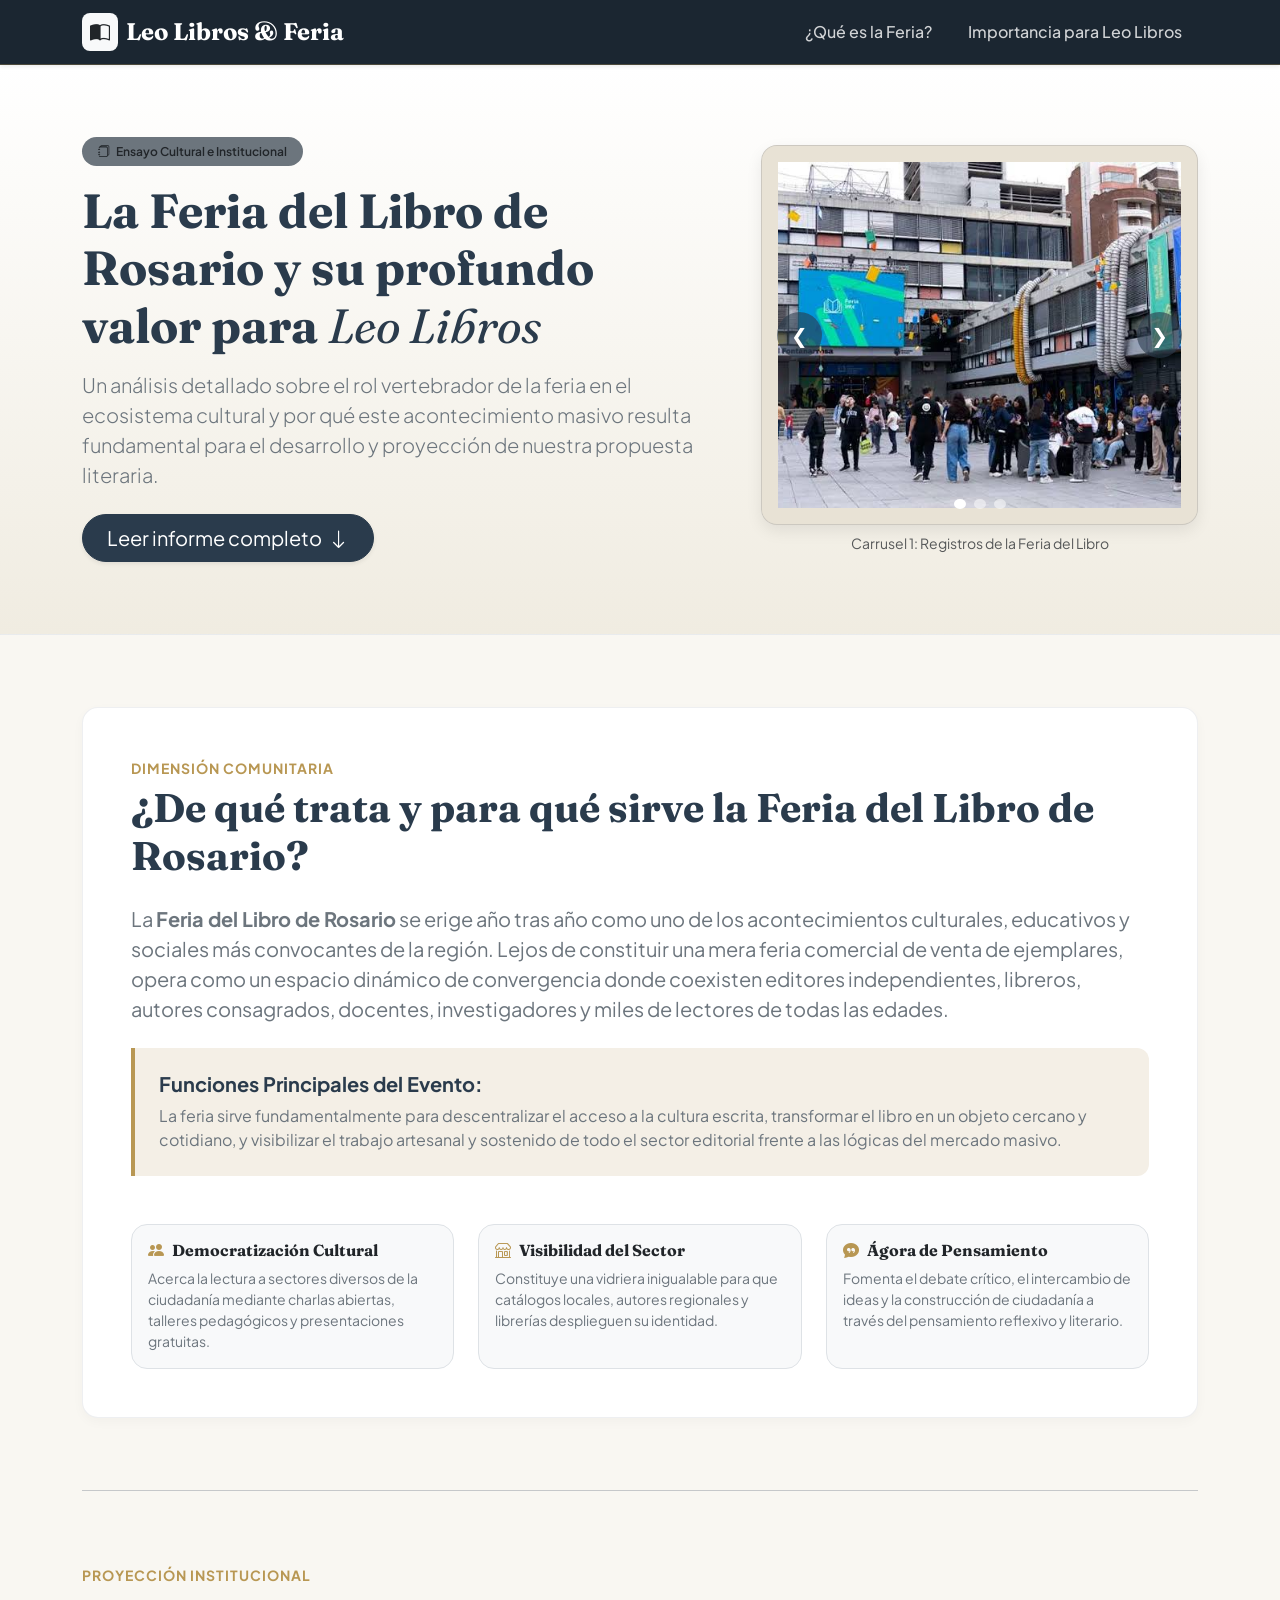
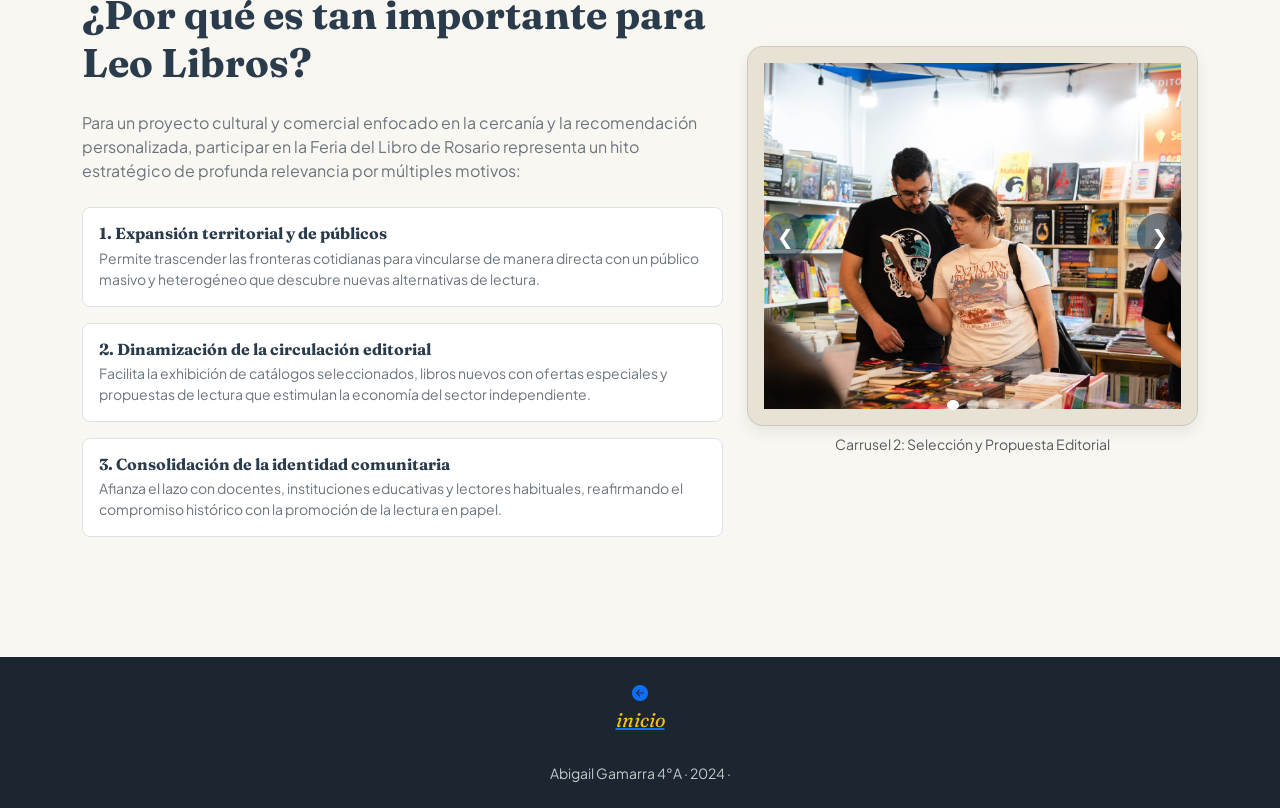
<file: index2.html>
<!DOCTYPE html>
<html lang="es">
<head>
    <meta charset="UTF-8">
    <meta name="viewport" content="width=device-width, initial-scale=1.0">
    <title>La Feria del Libro y Leo Libros | Rosario</title>
 
    <link href="https://cdn.jsdelivr.net/npm/bootstrap@5.3.3/dist/css/bootstrap.min.css" rel="stylesheet">
    <link rel="stylesheet" href="https://cdn.jsdelivr.net/npm/bootstrap-icons@1.11.3/font/bootstrap-icons.min.css">
    
    <link rel="preconnect" href="https://fonts.googleapis.com">
    <link rel="preconnect" href="https://fonts.gstatic.com" crossorigin>
    <link href="https://fonts.googleapis.com/css2?family=Fraunces:ital,opsz,wght@0,9..144,500;0,9..144,700;1,9..144,500&family=Plus+Jakarta+Sans:wght@400;500;600;700&display=swap" rel="stylesheet">
    
    <link rel="stylesheet" href="feriadellibro.css">
</head>
<body>

    <nav class="navbar navbar-expand-lg navbar-dark navbar-editorial sticky-top shadow-sm">
        <div class="container">
            <a class="navbar-brand d-flex align-items-center gap-2 fw-bold" href="#inicio">
                <span class="bg-light text-dark rounded-3 px-2 py-1 d-inline-flex align-items-center">
                    <i class="bi bi-book-half"></i>
                </span>
                <span class="font-serif fs-4">Leo Libros & Feria</span>
            </a>
            <button class="navbar-toggler border-0" type="button" data-bs-toggle="collapse" data-bs-target="#menuPrincipal" aria-controls="menuPrincipal" aria-expanded="false" aria-label="Abrir menú">
                <span class="navbar-toggler-icon"></span>
            </button>
            <div class="collapse navbar-collapse" id="menuPrincipal">
                <ul class="navbar-nav ms-auto align-items-lg-center gap-1 my-2 my-lg-0">
                    <li class="nav-item"><a class="nav-link nav-link-custom" href="#feria-info">¿Qué es la Feria?</a></li>
                    <li class="nav-item"><a class="nav-link nav-link-custom" href="#importancia">Importancia para Leo Libros</a></li>
                </ul>
            </div>
        </div>
    </nav>

    <header id="inicio" class="hero-editorial py-5">
        <div class="container py-lg-4">
            <div class="row align-items-center g-5">
                <div class="col-lg-7">
                    <span class="badge bg-secondary bg-opacity-15 text-dark rounded-pill px-3 py-2 mb-3 fw-semibold small">
                        <i class="bi bi-journals me-1"></i> Ensayo Cultural e Institucional
                    </span>
                    <h1 class="display-5 fw-bold mb-3" style="color: var(--azul-editorial);">
                        La Feria del Libro de Rosario y su profundo valor para <span class="fst-italic fw-normal">Leo Libros</span>
                    </h1>
                    <p class="lead text-secondary mb-4">
                        Un análisis detallado sobre el rol vertebrador de la feria en el ecosistema cultural y por qué este acontecimiento masivo resulta fundamental para el desarrollo y proyección de nuestra propuesta literaria.
                    </p>
                    <div class="d-flex flex-wrap gap-3">
                        <a href="#feria-info" class="btn btn-azul btn-lg rounded-pill px-4 shadow-sm">
                            Leer informe completo <i class="bi bi-arrow-down ms-1"></i>
                        </a>
                    </div>
                </div>
                <div class="col-lg-5">
                    <div class="custom-carousel" id="carrusel1">
                        <div class="carousel-track">
                            <div class="carousel-slide"><img src="leolibros.img/images.jpg" alt="Imagen 1: Ambiente de Feria" class="img-fluid"></div>
                            <div class="carousel-slide"><img src="leolibros.img/image-80-1024x578.png" alt="Imagen 2: Encuentro con Lectores" class="img-fluid"></div>
                            <div class="carousel-slide"><img src="leolibros.img/FILROS-DEF.jpg" alt="Imagen 3: Stand y Exhibición" class="img-fluid"></div>
                        </div>
                        <button class="carousel-button prev">&#10094;</button>
                        <button class="carousel-button next">&#10095;</button>
                        <div class="carousel-nav">
                            <button class="carousel-indicator current-slide" data-target="0"></button>
                            <button class="carousel-indicator" data-target="1"></button>
                            <button class="carousel-indicator" data-target="2"></button>
                        </div>
                    </div>
                    <div class="text-center small text-muted mt-2">Carrusel 1: Registros de la Feria del Libro</div>
                </div>
            </div>
        </div>
    </header>

    <main class="container py-5">

        <section id="feria-info" class="py-4 scroll-offset">
            <div class="row g-4 align-items-center">
                <div class="col-lg-12">
                    <div class="card-editorial p-4 p-md-5">
                        <span class="text-uppercase fw-bold small" style="color: var(--dorado-libro); letter-spacing: 1px;">Dimensión Comunitaria</span>
                        <h2 class="display-6 fw-bold mt-1 mb-4" style="color: var(--azul-editorial);">
                            ¿De qué trata y para qué sirve la Feria del Libro de Rosario?
                        </h2>
                        
                        <p class="text-secondary fs-5 mb-4">
                            La <strong>Feria del Libro de Rosario</strong> se erige año tras año como uno de los acontecimientos culturales, educativos y sociales más convocantes de la región. Lejos de constituir una mera feria comercial de venta de ejemplares, opera como un espacio dinámico de convergencia donde coexisten editores independientes, libreros, autores consagrados, docentes, investigadores y miles de lectores de todas las edades.
                        </p>

                        <div class="highlight-box my-4">
                            <h4 class="h5 fw-bold mb-2" style="color: var(--azul-editorial);">Funciones Principales del Evento:</h4>
                            <p class="mb-0 text-secondary">
                                La feria sirve fundamentalmente para descentralizar el acceso a la cultura escrita, transformar el libro en un objeto cercano y cotidiano, y visibilizar el trabajo artesanal y sostenido de todo el sector editorial frente a las lógicas del mercado masivo.
                            </p>
                        </div>

                        <div class="row g-4 mt-2">
                            <div class="col-md-4">
                                <div class="p-3 bg-light rounded-4 h-100 border">
                                    <h3 class="h6 fw-bold text-dark mb-2"><i class="bi bi-people-fill me-2" style="color: var(--dorado-libro);"></i>Democratización Cultural</h3>
                                    <p class="small text-secondary mb-0">Acerca la lectura a sectores diversos de la ciudadanía mediante charlas abiertas, talleres pedagógicos y presentaciones gratuitas.</p>
                                </div>
                            </div>
                            <div class="col-md-4">
                                <div class="p-3 bg-light rounded-4 h-100 border">
                                    <h3 class="h6 fw-bold text-dark mb-2"><i class="bi bi-shop me-2" style="color: var(--dorado-libro);"></i>Visibilidad del Sector</h3>
                                    <p class="small text-secondary mb-0">Constituye una vidriera inigualable para que catálogos locales, autores regionales y librerías desplieguen su identidad.</p>
                                </div>
                            </div>
                            <div class="col-md-4">
                                <div class="p-3 bg-light rounded-4 h-100 border">
                                    <h3 class="h6 fw-bold text-dark mb-2"><i class="bi bi-chat-quote-fill me-2" style="color: var(--dorado-libro);"></i>Ágora de Pensamiento</h3>
                                    <p class="small text-secondary mb-0">Fomenta el debate crítico, el intercambio de ideas y la construcción de ciudadanía a través del pensamiento reflexivo y literario.</p>
                                </div>
                            </div>
                        </div>
                    </div>
                </div>
            </div>
        </section>

        <hr class="my-5 opacity-10">

        <section id="importancia" class="py-4 scroll-offset">
            <div class="row g-4 align-items-center">
                <div class="col-lg-7">
                    <span class="text-uppercase fw-bold small" style="color: var(--dorado-libro); letter-spacing: 1px;">Proyección Institucional</span>
                    <h2 class="display-6 fw-bold mt-1 mb-4" style="color: var(--azul-editorial);">
                        ¿Por qué es tan importante para Leo Libros?
                    </h2>
                    
                    <p class="text-secondary mb-3">
                        Para un proyecto cultural y comercial enfocado en la cercanía y la recomendación personalizada, participar en la Feria del Libro de Rosario representa un hito estratégico de profunda relevancia por múltiples motivos:
                    </p>

                    <div class="d-flex flex-column gap-3 mt-4">
                        <div class="p-3 bg-white rounded-3 border">
                            <h3 class="h6 fw-bold mb-1" style="color: var(--azul-editorial);">1. Expansión territorial y de públicos</h3>
                            <p class="small text-secondary mb-0">Permite trascender las fronteras cotidianas para vincularse de manera directa con un público masivo y heterogéneo que descubre nuevas alternativas de lectura.</p>
                        </div>
                        <div class="p-3 bg-white rounded-3 border">
                            <h3 class="h6 fw-bold mb-1" style="color: var(--azul-editorial);">2. Dinamización de la circulación editorial</h3>
                            <p class="small text-secondary mb-0">Facilita la exhibición de catálogos seleccionados, libros nuevos con ofertas especiales y propuestas de lectura que estimulan la economía del sector independiente.</p>
                        </div>
                        <div class="p-3 bg-white rounded-3 border">
                            <h3 class="h6 fw-bold mb-1" style="color: var(--azul-editorial);">3. Consolidación de la identidad comunitaria</h3>
                            <p class="small text-secondary mb-0">Afianza el lazo con docentes, instituciones educativas y lectores habituales, reafirmando el compromiso histórico con la promoción de la lectura en papel.</p>
                        </div>
                    </div>
                </div>

                <div class="col-lg-5">
                    <div class="custom-carousel" id="carrusel2">
                        <div class="carousel-track">
                            <div class="carousel-slide"><img src="leolibros.img/p1k4gjiusdm35l3gct1uch1r8k8.jpg" alt="Imagen 4: Catálogo y Libros" class="img-fluid"></div>
                            <div class="carousel-slide"><img src="leolibros.img/images (1).jpg" alt="Imagen 5: Selección de Títulos" class="img-fluid"></div>
                            <div class="carousel-slide"><img src="leolibros.img/images (2).jpg" alt="Imagen 6: Lectores y Comunidad" class="img-fluid"></div>
                        </div>
                        <button class="carousel-button prev">&#10094;</button>
                        <button class="carousel-button next">&#10095;</button>
                        <div class="carousel-nav">
                            <button class="carousel-indicator current-slide" data-target="0"></button>
                            <button class="carousel-indicator" data-target="1"></button>
                            <button class="carousel-indicator" data-target="2"></button>
                        </div>
                    </div>
                    <div class="text-center small text-muted mt-2">Carrusel 2: Selección y Propuesta Editorial</div>
                </div>
            </div>
        </section>

    </main>

    <footer class="text-white py-4 mt-5" style="background-color: var(--azul-profundo);">
        <div class="container text-center">
            <a href="index.html" title="Volver al inicio">
    <i class="bi bi-arrow-left-circle-fill me-2"><p class="font-serif text-warning mb-1 fs-5">inicio</p></i>
</a>
            <p class="small opacity-75 mb-0">Abigail Gamarra 4°A · 2024 ·</p>
        </div>
    </footer>

    <script src="https://cdn.jsdelivr.net/npm/bootstrap@5.3.3/dist/js/bootstrap.bundle.min.js"></script>
    <script src="feriadellibro.js"></script>
</body>
</html>
</file>
<file: feriadellibro.css>
:root {
    --azul-editorial: #2a3b4c;
    --azul-profundo: #1b2631;
    --dorado-libro: #b89753;
    --dorado-suave: #f4efe6;
    --papel-crema: #f9f7f2;
    --papel-tostado: #f0ece1;
    --tinta: #2c3e50;
    --tinta-suave: #6c7a89;
}

html {
    scroll-behavior: smooth;
}

body {
    background-color: var(--papel-crema);
    color: var(--tinta);
    font-family: 'Plus Jakarta Sans', system-ui, -apple-system, sans-serif;
    overflow-x: hidden;
}

h1, h2, h3, .font-serif {
    font-family: 'Fraunces', Georgia, serif;
}

.navbar-editorial {
    background-color: var(--azul-profundo);
    border-bottom: 1px solid rgba(184, 151, 83, 0.3);
}

.nav-link-custom {
    color: rgba(255, 255, 255, 0.8) !important;
    font-weight: 500;
    border-radius: 999px;
    padding: 0.45rem 1rem !important;
    transition: all 0.2s ease;
}

.nav-link-custom:hover,
.nav-link-custom.active {
    color: #ffffff !important;
    background-color: rgba(184, 151, 83, 0.2);
}

.hero-editorial {
    background: linear-gradient(180deg, #ffffff 0%, var(--papel-tostado) 100%);
    border-bottom: 1px solid rgba(42, 59, 76, 0.1);
}

.custom-carousel {
    position: relative;
    width: 100%;
    height: 380px;
    overflow: hidden;
    border-radius: 1rem;
    background-color: #e2dcd0;
    box-shadow: 0 6px 16px rgba(0, 0, 0, 0.08);
    border: 1px solid rgba(42, 59, 76, 0.12);
}

.carousel-track {
    display: flex;
    transition: transform 0.5s ease-in-out;
    height: 100%;
}

.carousel-slide {
    min-width: 100%;
    height: 100%;
    display: flex;
    align-items: center;
    justify-content: center;
    background-color: #e8e2d5;
    color: #7c7365;
    font-style: italic;
    text-align: center;
    padding: 1rem;
}

.carousel-slide img {
    width: 100%;
    height: 100%;
    object-fit: cover;
    display: block;
}

.carousel-button {
    position: absolute;
    top: 50%;
    transform: translateY(-50%);
    background-color: rgba(42, 59, 76, 0.6);
    color: white;
    border: none;
    font-size: 20px;
    padding: 8px 14px;
    cursor: pointer;
    border-radius: 50%;
    transition: background-color 0.3s;
    z-index: 10;
}

.carousel-button:hover {
    background-color: rgba(42, 59, 76, 0.9);
}

.carousel-button.prev { left: 15px; }
.carousel-button.next { right: 15px; }

.carousel-nav {
    position: absolute;
    bottom: 15px;
    left: 50%;
    transform: translateX(-50%);
    display: flex;
    gap: 8px;
    z-index: 10;
}

.carousel-indicator {
    width: 10px;
    height: 10px;
    background-color: rgba(255, 255, 255, 0.5);
    border-radius: 50%;
    border: none;
    cursor: pointer;
    transition: background-color 0.3s;
}

.carousel-indicator.current-slide {
    background-color: #ffffff;
}

.card-editorial {
    background: #ffffff;
    border: 1px solid rgba(42, 59, 76, 0.08);
    border-radius: 1rem;
    box-shadow: 0 4px 12px rgba(0, 0, 0, 0.03);
}

.highlight-box {
    background-color: var(--dorado-suave);
    border-left: 4px solid var(--dorado-libro);
    padding: 1.5rem;
    border-radius: 0 0.75rem 0.75rem 0;
}

.btn-azul {
    background-color: var(--azul-editorial);
    color: #ffffff;
    border: 1px solid var(--azul-editorial);
}

.btn-azul:hover {
    background-color: var(--azul-profundo);
    color: #ffffff;
}

.scroll-offset {
    scroll-margin-top: 84px;
}

.btn-volver-arriba {
    display: inline-flex;
    align-items: center;
    background-color: var(--azul-editorial);
    color: #ffffff;
    padding: 0.6rem 1.5rem;
    border-radius: 50rem;
    text-decoration: none;
    font-weight: 500;
    transition: background-color 0.3s ease, transform 0.2s ease;
    box-shadow: 0 4px 10px rgba(0, 0, 0, 0.08);
}

.btn-volver-arriba:hover {
    background-color: var(--azul-profundo);
    color: #ffffff;
    transform: translateY(-2px);
}

/* Estilo opcional para el botón flotante circular en la esquina */
.btn-flotante-inicio {
    position: fixed;
    bottom: 25px;
    right: 25px;
    width: 48px;
    height: 48px;
    background-color: var(--dorado-libro);
    color: var(--azul-profundo);
    border-radius: 50%;
    display: flex;
    align-items: center;
    justify-content: center;
    font-size: 1.25rem;
    box-shadow: 0 4px 12px rgba(0, 0, 0, 0.15);
    z-index: 1000;
    transition: background-color 0.3s ease, transform 0.2s ease;
}

.btn-flotante-inicio:hover {
    background-color: #e2a534;
    color: var(--azul-profundo);
    transform: scale(1.08);
}
</file>
